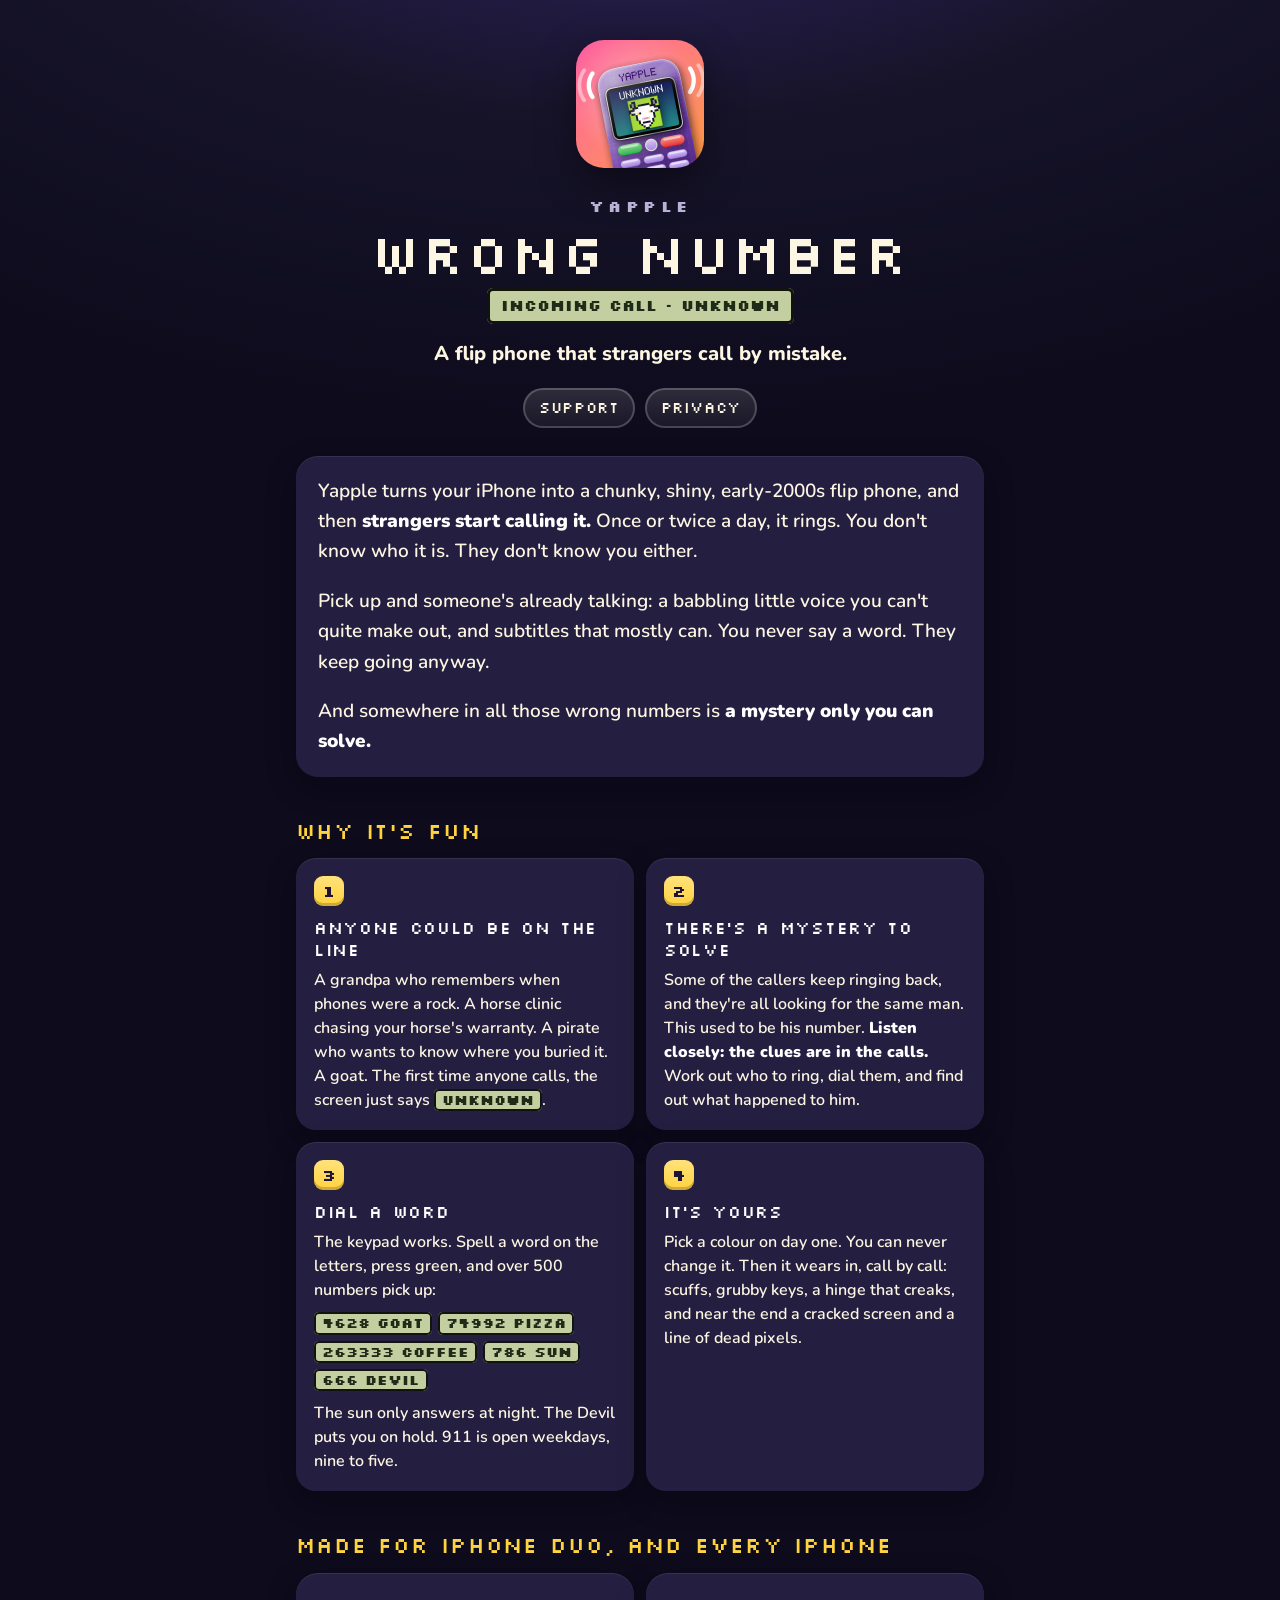
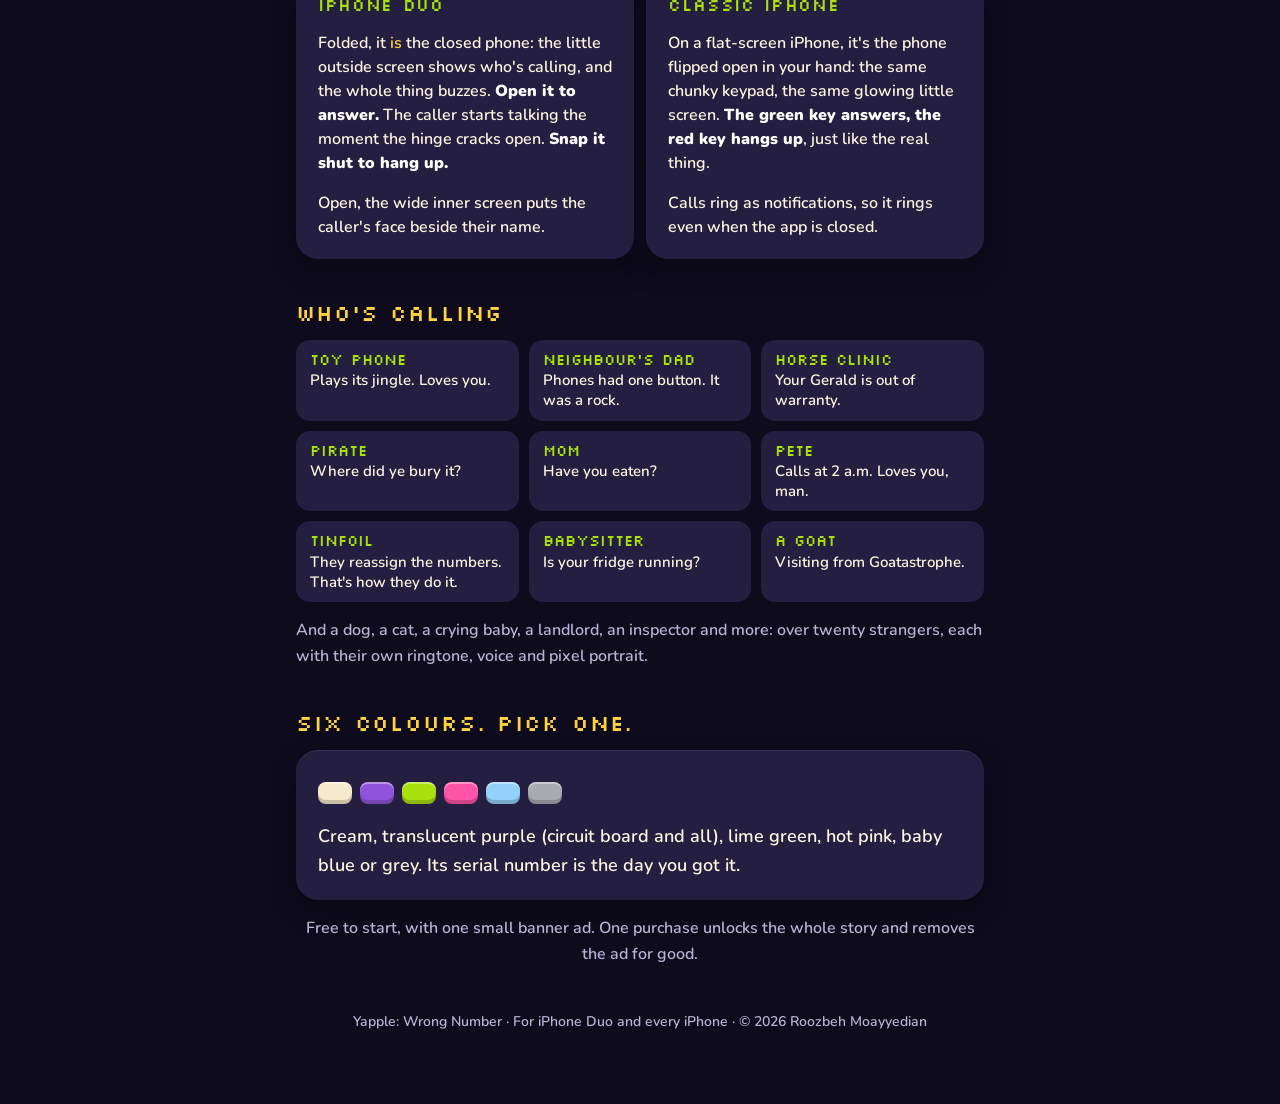
<file: index.html>
<!doctype html>
<html lang="en">
<head>
<meta charset="utf-8">
<meta name="viewport" content="width=device-width, initial-scale=1">
<title>Yapple: Wrong Number</title>
<meta name="description" content="A chunky early-2000s flip phone for your iPhone that strangers call by mistake, and a mystery you solve by listening to their calls. Pick up, listen in, dial words on the keypad, and work out what happened. Made for iPhone Duo and every classic iPhone.">
<meta name="theme-color" content="#17142a">
<meta property="og:title" content="Yapple: Wrong Number">
<meta property="og:description" content="A flip phone that strangers call by mistake.">
<meta property="og:image" content="https://roozbehmd.github.io/yapple/icon.png">
<link rel="icon" href="icon.png">
<link rel="apple-touch-icon" href="icon.png">
<link rel="stylesheet" href="style.css">
</head>
<body>
<main>
<header>
  <img class="icon" src="icon.png" alt="The Yapple icon: a translucent purple phone, ringing, with UNKNOWN and a goat on its screen">
  <div class="brand">YAPPLE</div>
  <h1>WRONG NUMBER</h1>
  <div class="sub">INCOMING CALL · UNKNOWN</div>
  <p class="tagline">A flip phone that strangers call by mistake.</p>
  <nav><a href="support.html">SUPPORT</a><a href="privacy.html">PRIVACY</a></nav>
</header>

<div class="card lead">
  <p>Yapple turns your iPhone into a chunky, shiny, early-2000s flip phone, and then <strong>strangers start calling it.</strong> Once or twice a day, it rings. You don't know who it is. They don't know you either.</p>
  <p>Pick up and someone's already talking: a babbling little voice you can't quite make out, and subtitles that mostly can. You never say a word. They keep going anyway.</p>
  <p>And somewhere in all those wrong numbers is <strong>a mystery only you can solve.</strong></p>
</div>

<h2>WHY IT'S FUN</h2>
<div class="features">
  <div class="feature">
    <span class="num">1</span>
    <h3>ANYONE COULD BE ON THE LINE</h3>
    <p>A grandpa who remembers when phones were a rock. A horse clinic chasing your horse's warranty. A pirate who wants to know where you buried it. A goat. The first time anyone calls, the screen just says <span class="lcd">UNKNOWN</span>.</p>
  </div>
  <div class="feature">
    <span class="num">2</span>
    <h3>THERE'S A MYSTERY TO SOLVE</h3>
    <p>Some of the callers keep ringing back, and they're all looking for the same man. This used to be his number. <strong>Listen closely: the clues are in the calls.</strong> Work out who to ring, dial them, and find out what happened to him.</p>
  </div>
  <div class="feature">
    <span class="num">3</span>
    <h3>DIAL A WORD</h3>
    <p>The keypad works. Spell a word on the letters, press green, and over 500 numbers pick up:</p>
    <div class="chips"><span class="lcd">4628 GOAT</span><span class="lcd">74992 PIZZA</span><span class="lcd">263333 COFFEE</span><span class="lcd">786 SUN</span><span class="lcd">666 DEVIL</span></div>
    <p>The sun only answers at night. The Devil puts you on hold. 911 is open weekdays, nine to five.</p>
  </div>
  <div class="feature">
    <span class="num">4</span>
    <h3>IT'S YOURS</h3>
    <p>Pick a colour on day one. You can never change it. Then it wears in, call by call: scuffs, grubby keys, a hinge that creaks, and near the end a cracked screen and a line of dead pixels.</p>
  </div>
</div>

<h2>MADE FOR IPHONE DUO, AND EVERY IPHONE</h2>
<div class="devices">
  <div class="card device">
    <h3>IPHONE DUO</h3>
    <p>Folded, it <em>is</em> the closed phone: the little outside screen shows who's calling, and the whole thing buzzes. <strong>Open it to answer.</strong> The caller starts talking the moment the hinge cracks open. <strong>Snap it shut to hang up.</strong></p>
    <p>Open, the wide inner screen puts the caller's face beside their name.</p>
  </div>
  <div class="card device">
    <h3>CLASSIC IPHONE</h3>
    <p>On a flat-screen iPhone, it's the phone flipped open in your hand: the same chunky keypad, the same glowing little screen. <strong>The green key answers, the red key hangs up</strong>, just like the real thing.</p>
    <p>Calls ring as notifications, so it rings even when the app is closed.</p>
  </div>
</div>

<h2>WHO'S CALLING</h2>
<div class="callers">
  <div class="caller"><b>Toy phone</b>Plays its jingle. Loves you.</div>
  <div class="caller"><b>Neighbour's dad</b>Phones had one button. It was a rock.</div>
  <div class="caller"><b>Horse clinic</b>Your Gerald is out of warranty.</div>
  <div class="caller"><b>Pirate</b>Where did ye bury it?</div>
  <div class="caller"><b>Mom</b>Have you eaten?</div>
  <div class="caller"><b>Pete</b>Calls at 2 a.m. Loves you, man.</div>
  <div class="caller"><b>Tinfoil</b>They reassign the numbers. That's how they do it.</div>
  <div class="caller"><b>Babysitter</b>Is your fridge running?</div>
  <div class="caller"><b>A goat</b>Visiting from Goatastrophe.</div>
</div>
<p class="note">And a dog, a cat, a crying baby, a landlord, an inspector and more: over twenty strangers, each with their own ringtone, voice and pixel portrait.</p>

<h2>SIX COLOURS. PICK ONE.</h2>
<div class="card">
  <div class="colours" aria-label="The six colours: cream, translucent purple, lime green, hot pink, baby blue and grey">
    <span style="background:#f5ebcc"></span><span style="background:#8f54db"></span><span style="background:#a8e10c"></span>
    <span style="background:#ff54a8"></span><span style="background:#94d1fa"></span><span style="background:#a8abb0"></span>
  </div>
  <p>Cream, translucent purple (circuit board and all), lime green, hot pink, baby blue or grey. Its serial number is the day you got it.</p>
</div>

<p class="note" style="text-align:center">Free to start, with one small banner ad. One purchase unlocks the whole story and removes the ad for good.</p>

<p class="foot">Yapple: Wrong Number · For iPhone Duo and every iPhone · © 2026 Roozbeh Moayyedian</p>
</main>
</body>
</html>
</file>
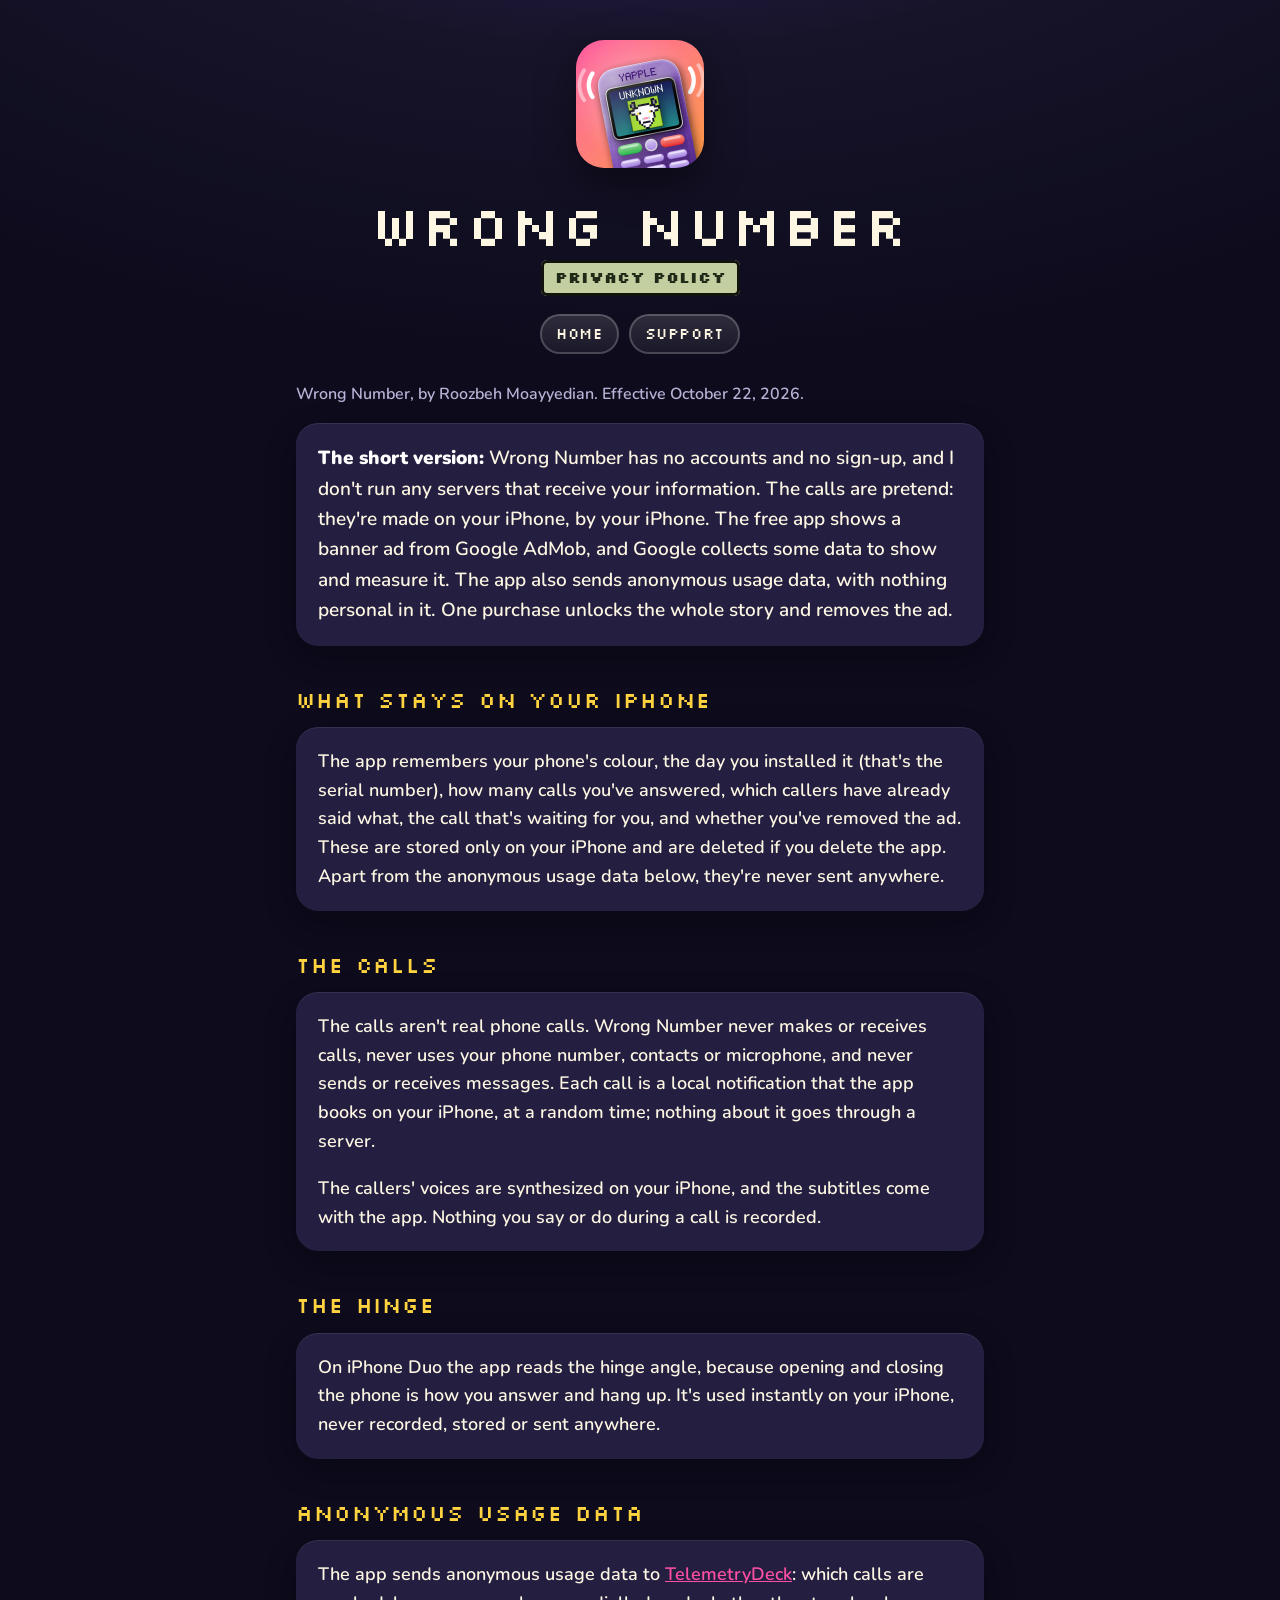
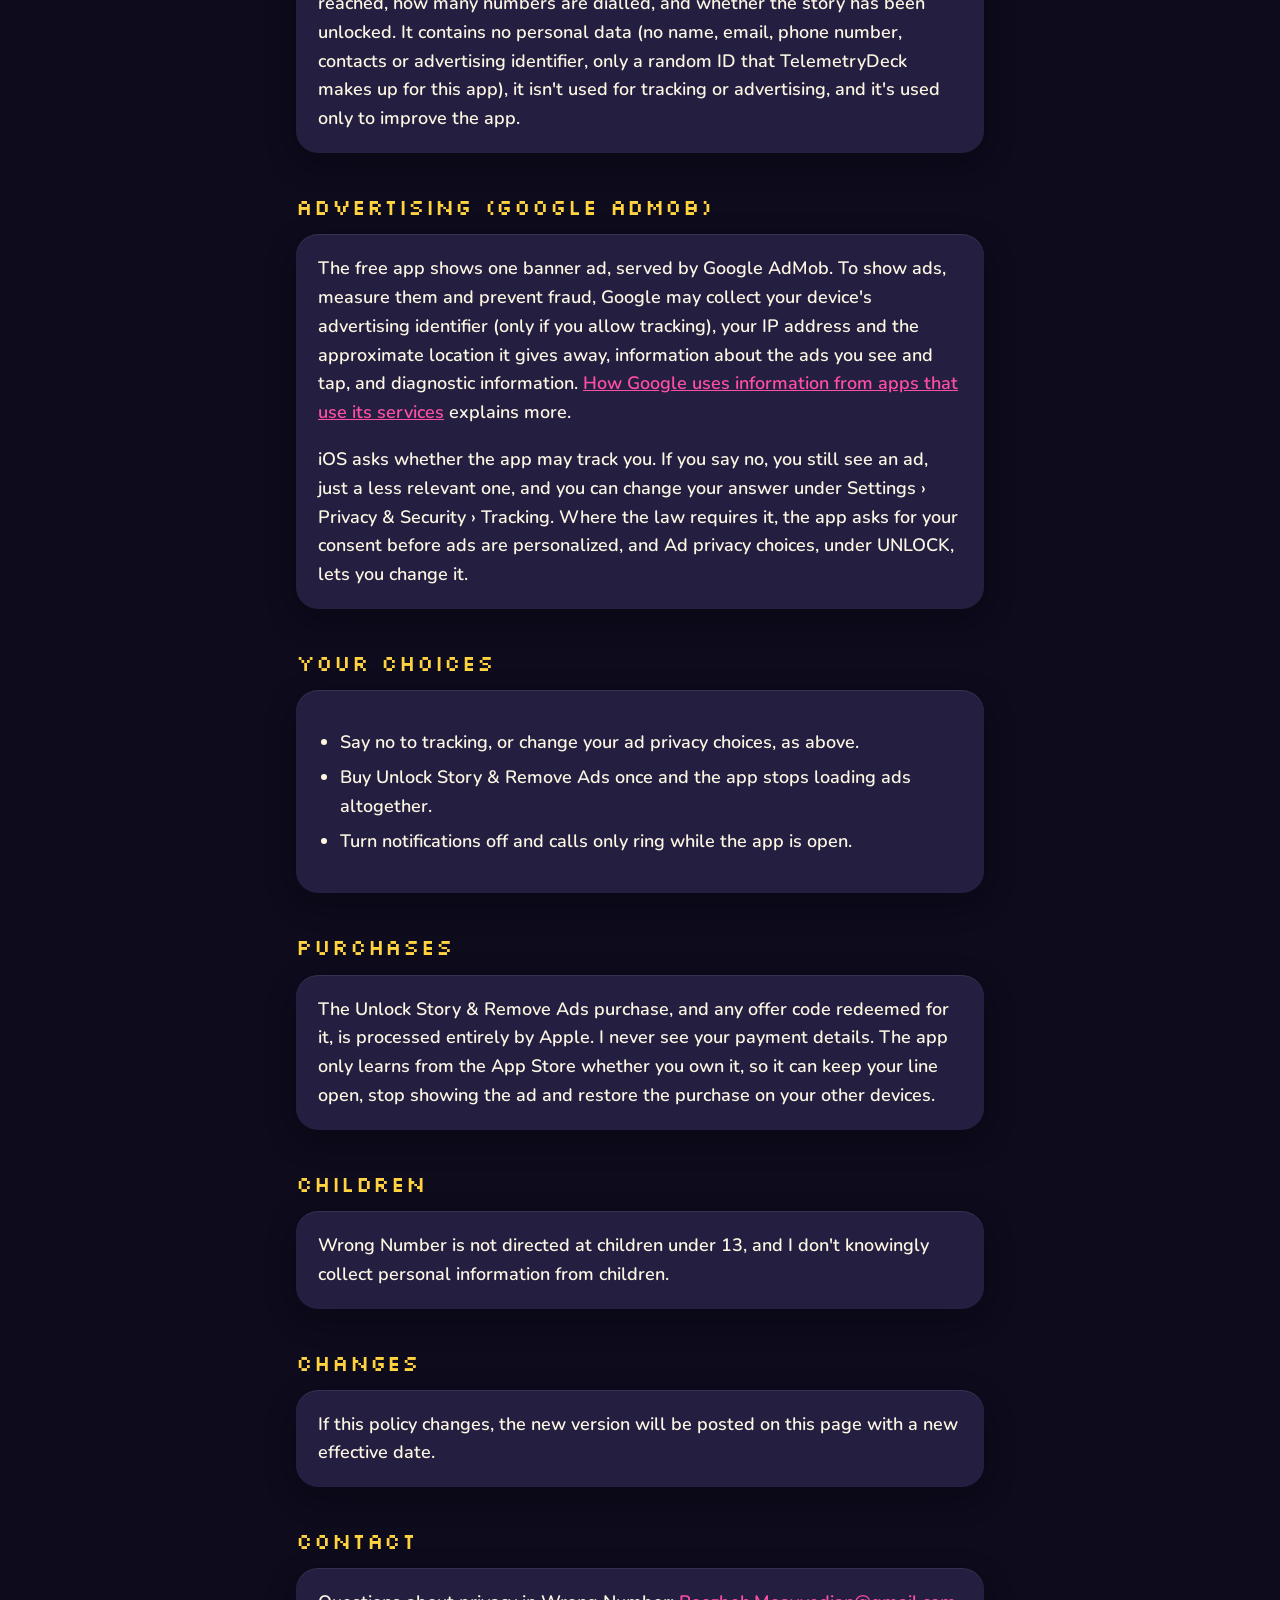
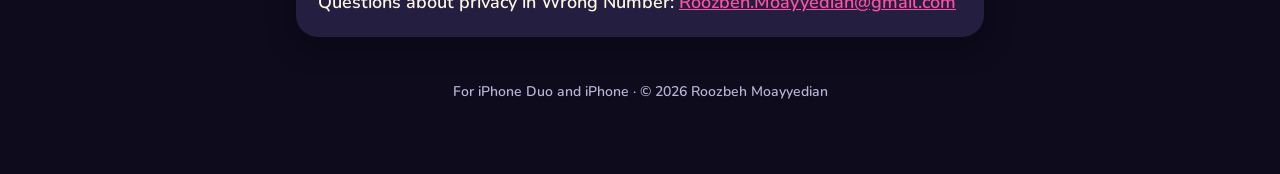
<file: privacy.html>
<!doctype html>
<html lang="en">
<head>
<meta charset="utf-8">
<meta name="viewport" content="width=device-width, initial-scale=1">
<title>Privacy Policy · Wrong Number</title>
<meta name="description" content="How Wrong Number handles your information: what stays on your iPhone, the calls, the voices, anonymous usage data, Google AdMob, and the Unlock Story &amp; Remove Ads purchase.">
<meta name="theme-color" content="#17142a">
<link rel="icon" href="icon.png">
<link rel="apple-touch-icon" href="icon.png">
<link rel="stylesheet" href="style.css">
</head>
<body>
<main>
<header>
  <img class="icon" src="icon.png" alt="Wrong Number app icon">
  <h1>WRONG NUMBER</h1>
  <div class="sub">PRIVACY POLICY</div>
  <nav><a href="index.html">HOME</a><a href="support.html">SUPPORT</a></nav>
</header>

<p class="note">Wrong Number, by Roozbeh Moayyedian. Effective October 22, 2026.</p>

<div class="card lead">
  <p><strong>The short version:</strong> Wrong Number has no accounts and no sign-up, and I don't run any servers that receive your information. The calls are pretend: they're made on your iPhone, by your iPhone. The free app shows a banner ad from Google AdMob, and Google collects some data to show and measure it. The app also sends anonymous usage data, with nothing personal in it. One purchase unlocks the whole story and removes the ad.</p>
</div>

<h2>WHAT STAYS ON YOUR IPHONE</h2>
<div class="card">
  <p>The app remembers your phone's colour, the day you installed it (that's the serial number), how many calls you've answered, which callers have already said what, the call that's waiting for you, and whether you've removed the ad. These are stored only on your iPhone and are deleted if you delete the app. Apart from the anonymous usage data below, they're never sent anywhere.</p>
</div>

<h2>THE CALLS</h2>
<div class="card">
  <p>The calls aren't real phone calls. Wrong Number never makes or receives calls, never uses your phone number, contacts or microphone, and never sends or receives messages. Each call is a local notification that the app books on your iPhone, at a random time; nothing about it goes through a server.</p>
  <p>The callers' voices are synthesized on your iPhone, and the subtitles come with the app. Nothing you say or do during a call is recorded.</p>
</div>

<h2>THE HINGE</h2>
<div class="card">
  <p>On iPhone Duo the app reads the hinge angle, because opening and closing the phone is how you answer and hang up. It's used instantly on your iPhone, never recorded, stored or sent anywhere.</p>
</div>

<h2>ANONYMOUS USAGE DATA</h2>
<div class="card">
  <p>The app sends anonymous usage data to <a href="https://telemetrydeck.com/privacy/">TelemetryDeck</a>: which calls are reached, how many numbers are dialled, and whether the story has been unlocked. It contains no personal data (no name, email, phone number, contacts or advertising identifier, only a random ID that TelemetryDeck makes up for this app), it isn't used for tracking or advertising, and it's used only to improve the app.</p>
</div>

<h2>ADVERTISING (GOOGLE ADMOB)</h2>
<div class="card">
  <p>The free app shows one banner ad, served by Google AdMob. To show ads, measure them and prevent fraud, Google may collect your device's advertising identifier (only if you allow tracking), your IP address and the approximate location it gives away, information about the ads you see and tap, and diagnostic information. <a href="https://policies.google.com/technologies/partner-sites">How Google uses information from apps that use its services</a> explains more.</p>
  <p>iOS asks whether the app may track you. If you say no, you still see an ad, just a less relevant one, and you can change your answer under Settings › Privacy &amp; Security › Tracking. Where the law requires it, the app asks for your consent before ads are personalized, and Ad privacy choices, under UNLOCK, lets you change it.</p>
</div>

<h2>YOUR CHOICES</h2>
<div class="card">
  <ul>
    <li>Say no to tracking, or change your ad privacy choices, as above.</li>
    <li>Buy Unlock Story &amp; Remove Ads once and the app stops loading ads altogether.</li>
    <li>Turn notifications off and calls only ring while the app is open.</li>
  </ul>
</div>

<h2>PURCHASES</h2>
<div class="card">
  <p>The Unlock Story &amp; Remove Ads purchase, and any offer code redeemed for it, is processed entirely by Apple. I never see your payment details. The app only learns from the App Store whether you own it, so it can keep your line open, stop showing the ad and restore the purchase on your other devices.</p>
</div>

<h2>CHILDREN</h2>
<div class="card">
  <p>Wrong Number is not directed at children under 13, and I don't knowingly collect personal information from children.</p>
</div>

<h2>CHANGES</h2>
<div class="card">
  <p>If this policy changes, the new version will be posted on this page with a new effective date.</p>
</div>

<h2>CONTACT</h2>
<div class="card">
  <p>Questions about privacy in Wrong Number: <a href="mailto:Roozbeh.Moayyedian@gmail.com?subject=Wrong%20Number%20privacy">Roozbeh.Moayyedian@gmail.com</a></p>
</div>

<p class="foot">For iPhone Duo and iPhone · © 2026 Roozbeh Moayyedian</p>
</main>
</body>
</html>
</file>
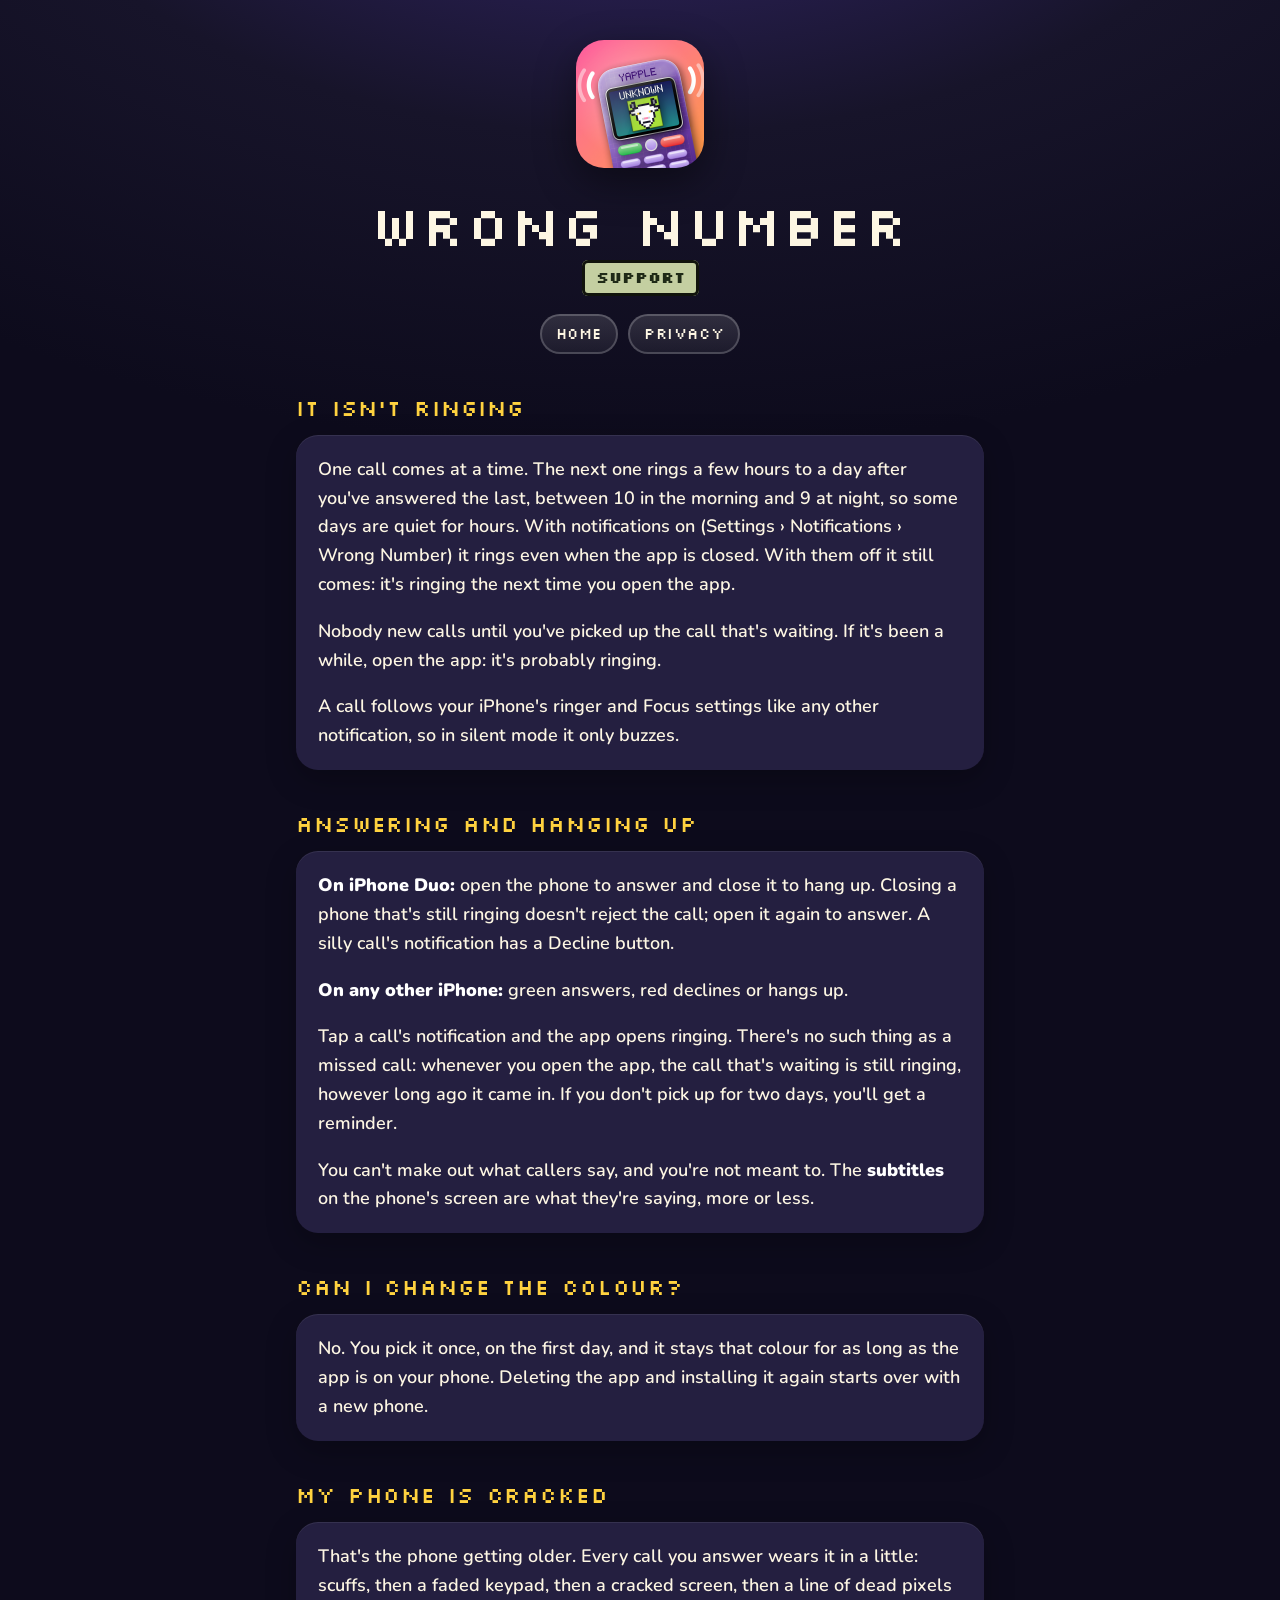
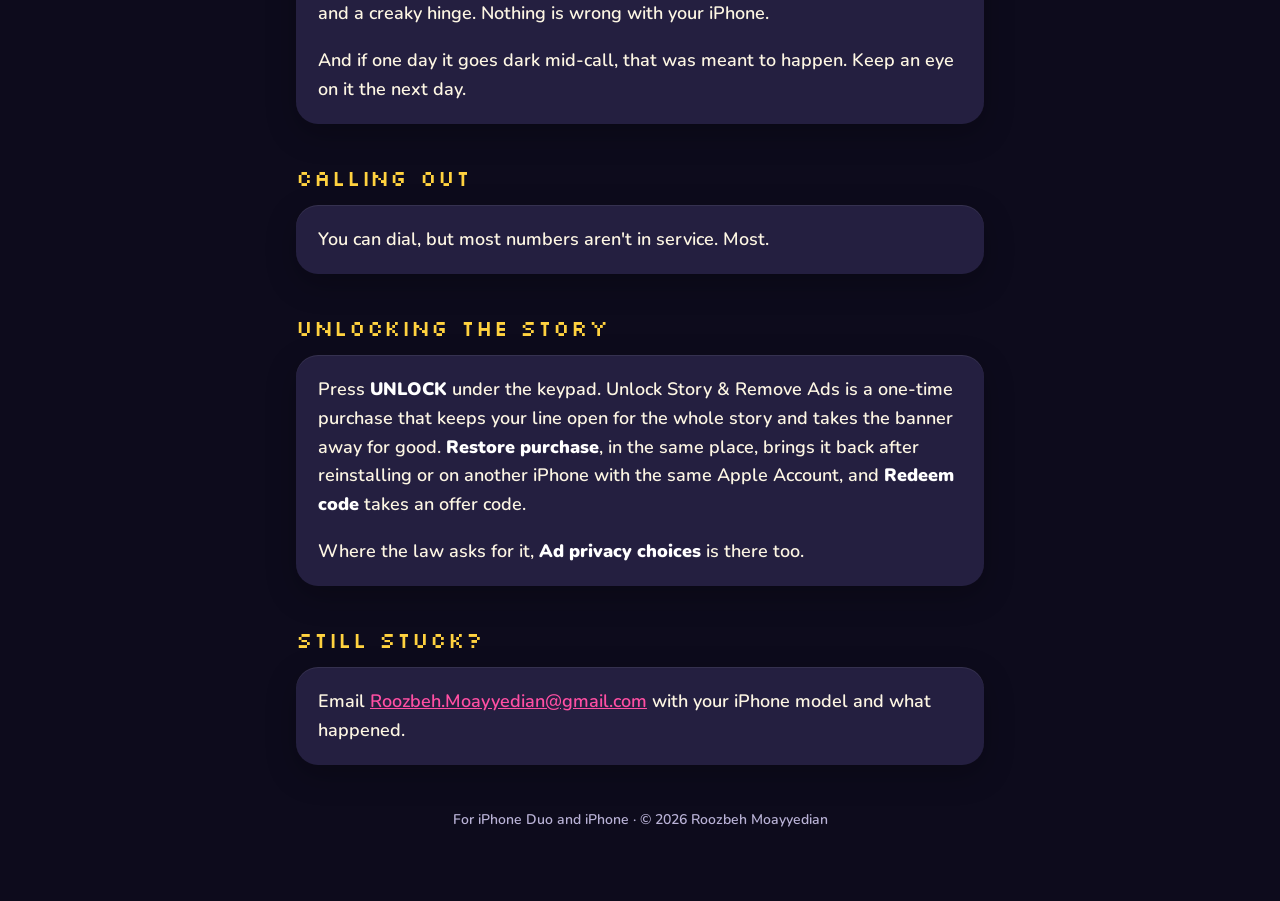
<file: support.html>
<!doctype html>
<html lang="en">
<head>
<meta charset="utf-8">
<meta name="viewport" content="width=device-width, initial-scale=1">
<title>Support · Wrong Number</title>
<meta name="description" content="Help with Wrong Number: why it isn't ringing, answering and hanging up, the call that keeps ringing, the colour, the wear, and removing the ad.">
<meta name="theme-color" content="#17142a">
<link rel="icon" href="icon.png">
<link rel="apple-touch-icon" href="icon.png">
<link rel="stylesheet" href="style.css">
</head>
<body>
<main>
<header>
  <img class="icon" src="icon.png" alt="Wrong Number app icon">
  <h1>WRONG NUMBER</h1>
  <div class="sub">SUPPORT</div>
  <nav><a href="index.html">HOME</a><a href="privacy.html">PRIVACY</a></nav>
</header>

<h2>IT ISN'T RINGING</h2>
<div class="card">
  <p>One call comes at a time. The next one rings a few hours to a day after you've answered the last, between 10 in the morning and 9 at night, so some days are quiet for hours. With notifications on (Settings › Notifications › Wrong Number) it rings even when the app is closed. With them off it still comes: it's ringing the next time you open the app.</p>
  <p>Nobody new calls until you've picked up the call that's waiting. If it's been a while, open the app: it's probably ringing.</p>
  <p>A call follows your iPhone's ringer and Focus settings like any other notification, so in silent mode it only buzzes.</p>
</div>

<h2>ANSWERING AND HANGING UP</h2>
<div class="card">
  <p><strong>On iPhone Duo:</strong> open the phone to answer and close it to hang up. Closing a phone that's still ringing doesn't reject the call; open it again to answer. A silly call's notification has a Decline button.</p>
  <p><strong>On any other iPhone:</strong> green answers, red declines or hangs up.</p>
  <p>Tap a call's notification and the app opens ringing. There's no such thing as a missed call: whenever you open the app, the call that's waiting is still ringing, however long ago it came in. If you don't pick up for two days, you'll get a reminder.</p>
  <p>You can't make out what callers say, and you're not meant to. The <strong>subtitles</strong> on the phone's screen are what they're saying, more or less.</p>
</div>

<h2>CAN I CHANGE THE COLOUR?</h2>
<div class="card">
  <p>No. You pick it once, on the first day, and it stays that colour for as long as the app is on your phone. Deleting the app and installing it again starts over with a new phone.</p>
</div>

<h2>MY PHONE IS CRACKED</h2>
<div class="card">
  <p>That's the phone getting older. Every call you answer wears it in a little: scuffs, then a faded keypad, then a cracked screen, then a line of dead pixels and a creaky hinge. Nothing is wrong with your iPhone.</p>
  <p>And if one day it goes dark mid-call, that was meant to happen. Keep an eye on it the next day.</p>
</div>

<h2>CALLING OUT</h2>
<div class="card">
  <p>You can dial, but most numbers aren't in service. Most.</p>
</div>

<h2>UNLOCKING THE STORY</h2>
<div class="card">
  <p>Press <strong>UNLOCK</strong> under the keypad. Unlock Story &amp; Remove Ads is a one-time purchase that keeps your line open for the whole story and takes the banner away for good. <strong>Restore purchase</strong>, in the same place, brings it back after reinstalling or on another iPhone with the same Apple Account, and <strong>Redeem code</strong> takes an offer code.</p>
  <p>Where the law asks for it, <strong>Ad privacy choices</strong> is there too.</p>
</div>

<h2>STILL STUCK?</h2>
<div class="card">
  <p>Email <a href="mailto:Roozbeh.Moayyedian@gmail.com?subject=Wrong%20Number">Roozbeh.Moayyedian@gmail.com</a> with your iPhone model and what happened.</p>
</div>

<p class="foot">For iPhone Duo and iPhone · © 2026 Roozbeh Moayyedian</p>
</main>
</body>
</html>
</file>
<file: style.css>
@import url("https://fonts.googleapis.com/css2?family=Silkscreen&family=Nunito:wght@600;800;900&display=swap");

:root {
  --bg: #17142a;
  --bg-deep: #0d0b1c;
  --card: #241f40;
  --ink: #fdf6e3;
  --muted: #b9b2d6;
  --pink: #ff4fa3;
  --lime: #a8e10c;
  --lcd: #c4cfa1;
  --lcd-ink: #1f2a17;
  --amber: #ffd23f;
}

* { box-sizing: border-box; }

html { background: var(--bg-deep); }

body {
  margin: 0;
  min-height: 100vh;
  color: var(--ink);
  background: radial-gradient(1200px 700px at 50% -10%, #3a2a7a 0%, var(--bg) 55%, var(--bg-deep) 100%);
  font: 600 18px/1.6 "Nunito", -apple-system, system-ui, sans-serif;
}

main {
  max-width: 720px;
  margin: 0 auto;
  padding: 40px 16px 56px;
}

header { text-align: center; margin-bottom: 28px; }

.icon {
  width: 128px;
  height: 128px;
  border-radius: 28px;
  box-shadow: 0 14px 40px rgba(0, 0, 0, 0.45);
}

h1, h2, .pixel, nav a {
  font-family: "Silkscreen", ui-monospace, monospace;
  font-weight: 400;
  letter-spacing: 0.04em;
}

h1 { font-size: clamp(36px, 9vw, 56px); line-height: 1.05; margin: 18px 0 6px; }

.sub {
  display: inline-block;
  font-family: "Silkscreen", ui-monospace, monospace;
  color: var(--lcd-ink);
  background: var(--lcd);
  padding: 6px 14px;
  border-radius: 6px;
  box-shadow: inset 0 0 0 3px #11140c;
  font-size: 15px;
}

nav { margin-top: 18px; display: flex; gap: 10px; justify-content: center; flex-wrap: wrap; }

nav a {
  color: var(--ink);
  text-decoration: none;
  padding: 8px 16px;
  border-radius: 999px;
  background: linear-gradient(#ffffff22, #ffffff0d);
  box-shadow: inset 0 0 0 2px #ffffff33;
  font-size: 15px;
}

nav a:hover { background: linear-gradient(#ffffff33, #ffffff1a); }

h2 {
  font-size: 22px;
  margin: 36px 0 10px;
  color: var(--amber);
}

.card {
  background: var(--card);
  border-radius: 22px;
  padding: 20px 22px;
  box-shadow: 0 10px 30px rgba(0, 0, 0, 0.25), inset 0 1px 0 #ffffff14;
}

.card p:first-child { margin-top: 0; }
.card p:last-child { margin-bottom: 0; }

.lead { font-size: 19px; }

strong { color: #fff; font-weight: 900; }

.callers {
  display: grid;
  grid-template-columns: repeat(auto-fill, minmax(200px, 1fr));
  gap: 10px;
}

.caller {
  background: var(--card);
  border-radius: 14px;
  padding: 10px 14px;
  font-size: 15px;
  line-height: 1.35;
}

.caller b { display: block; font-family: "Silkscreen", ui-monospace, monospace; font-weight: 400; color: var(--lime); }

.note { color: var(--muted); font-size: 16px; }

.colours { display: flex; gap: 8px; flex-wrap: wrap; margin-top: 12px; }

.colours span {
  width: 34px;
  height: 22px;
  border-radius: 8px;
  box-shadow: inset 0 -4px 0 #00000030, inset 0 2px 0 #ffffff60;
}

a { color: var(--pink); }

ul { padding-left: 22px; }
li { margin: 6px 0; }

.foot { text-align: center; color: var(--muted); font-size: 14px; margin-top: 44px; }

.brand {
  margin-top: 18px;
  font-family: "Silkscreen", ui-monospace, monospace;
  letter-spacing: 0.3em;
  color: var(--muted);
  font-size: 15px;
}
.brand + h1 { margin-top: 4px; }

.tagline { margin: 14px 0 0; font-size: 20px; font-weight: 800; }

h3 {
  font-family: "Silkscreen", ui-monospace, monospace;
  font-weight: 400;
  letter-spacing: 0.04em;
  font-size: 17px;
  line-height: 1.3;
  margin: 0 0 8px;
  color: #fff;
}

/* A word as the phone's screen would show it. */
.lcd {
  display: inline-block;
  font-family: "Silkscreen", ui-monospace, monospace;
  font-size: 0.85em;
  color: var(--lcd-ink);
  background: var(--lcd);
  padding: 1px 8px;
  border-radius: 5px;
  box-shadow: inset 0 0 0 2px #11140c;
  white-space: nowrap;
}

.features { display: grid; grid-template-columns: 1fr 1fr; gap: 12px; }

.feature {
  position: relative;
  background: var(--card);
  border-radius: 20px;
  padding: 18px 18px 18px 18px;
  font-size: 16px;
  line-height: 1.5;
  box-shadow: 0 10px 30px rgba(0, 0, 0, 0.25), inset 0 1px 0 #ffffff14;
}
.feature p { margin: 0 0 10px; }
.feature p:last-child { margin-bottom: 0; }

.num {
  display: inline-grid;
  place-items: center;
  width: 30px;
  height: 30px;
  margin-bottom: 10px;
  border-radius: 9px;
  font-family: "Silkscreen", ui-monospace, monospace;
  color: #1d1336;
  background: linear-gradient(#ffe27a, var(--amber));
  box-shadow: inset 0 -3px 0 #00000030;
}

.chips { display: flex; flex-wrap: wrap; gap: 6px; margin: 0 0 10px; }

.devices { display: grid; grid-template-columns: 1fr 1fr; gap: 12px; }
.device { font-size: 16px; line-height: 1.5; }
.device h3 { color: var(--lime); }
em { font-style: normal; color: var(--amber); }

@media (max-width: 640px) {
  .features, .devices { grid-template-columns: 1fr; }
}

@media (max-width: 480px) {
  body { font-size: 17px; }
  .card { padding: 16px 16px; }
}
</file>
